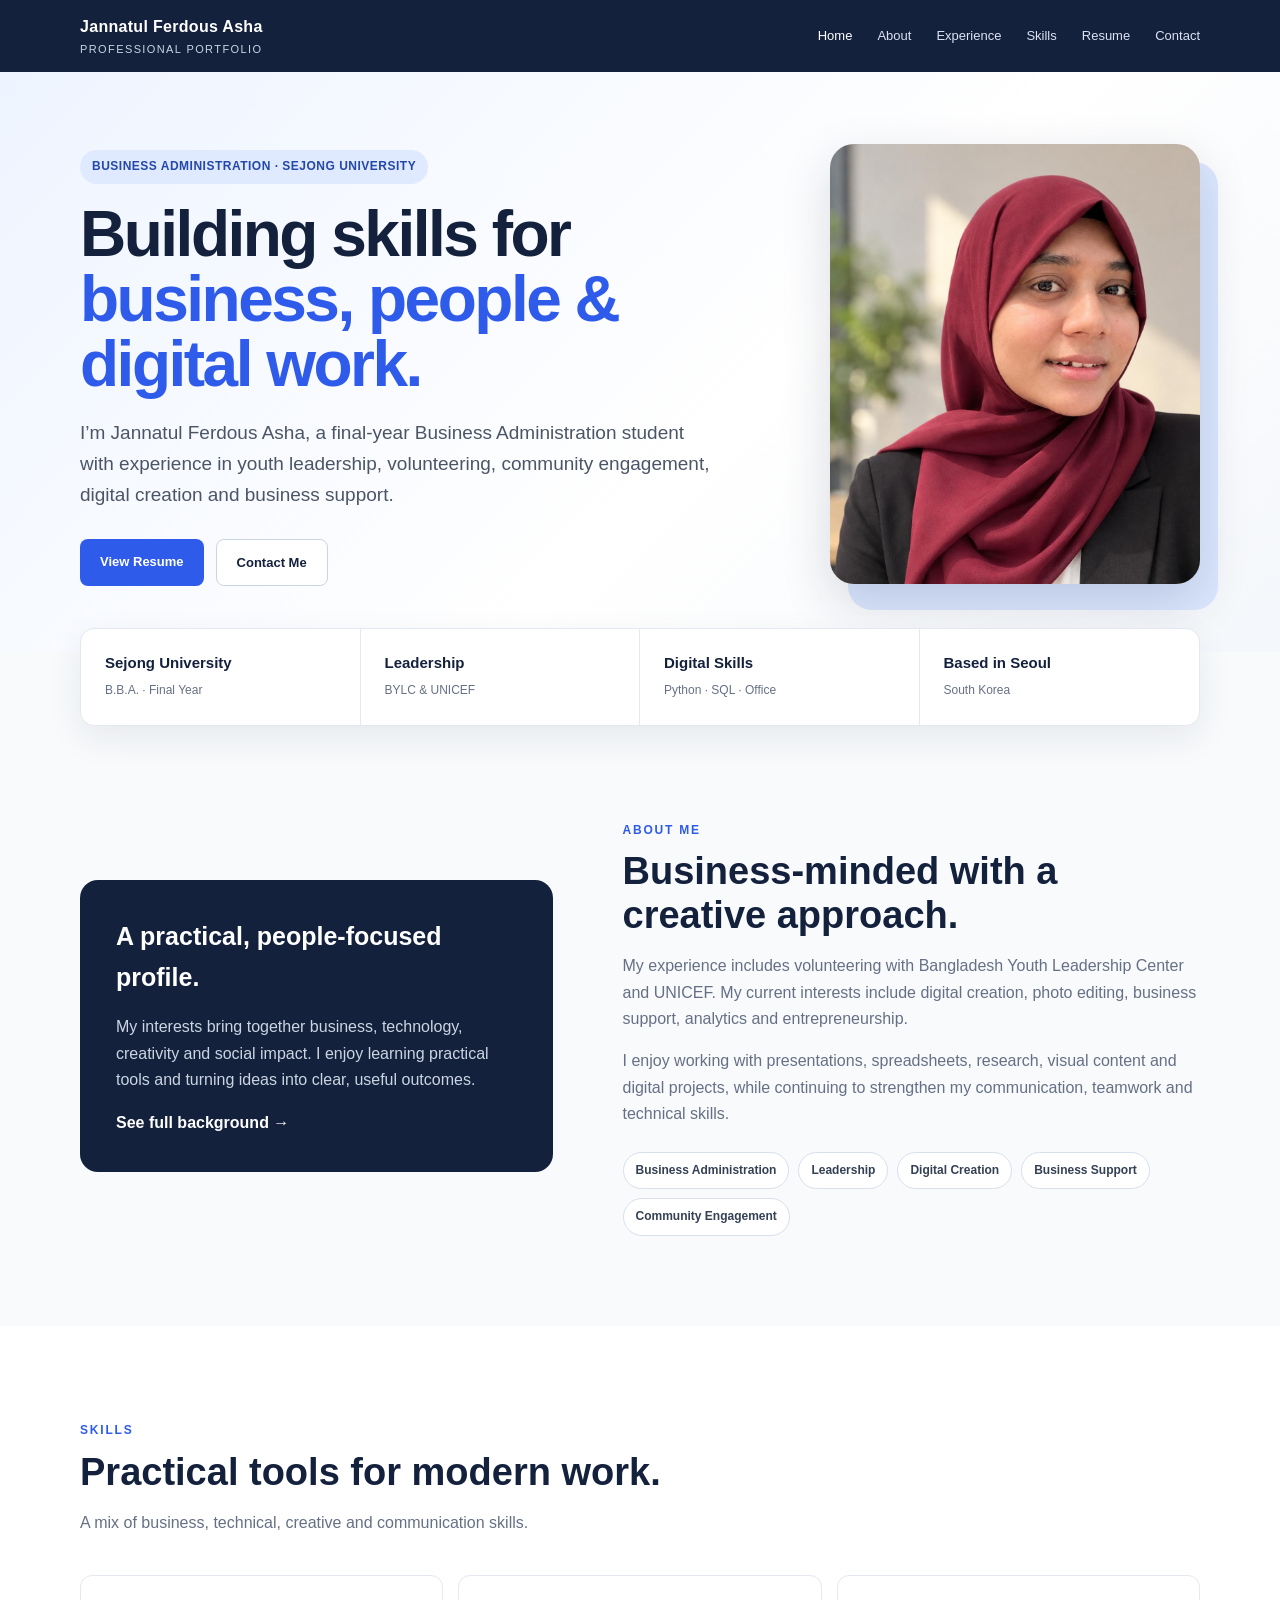
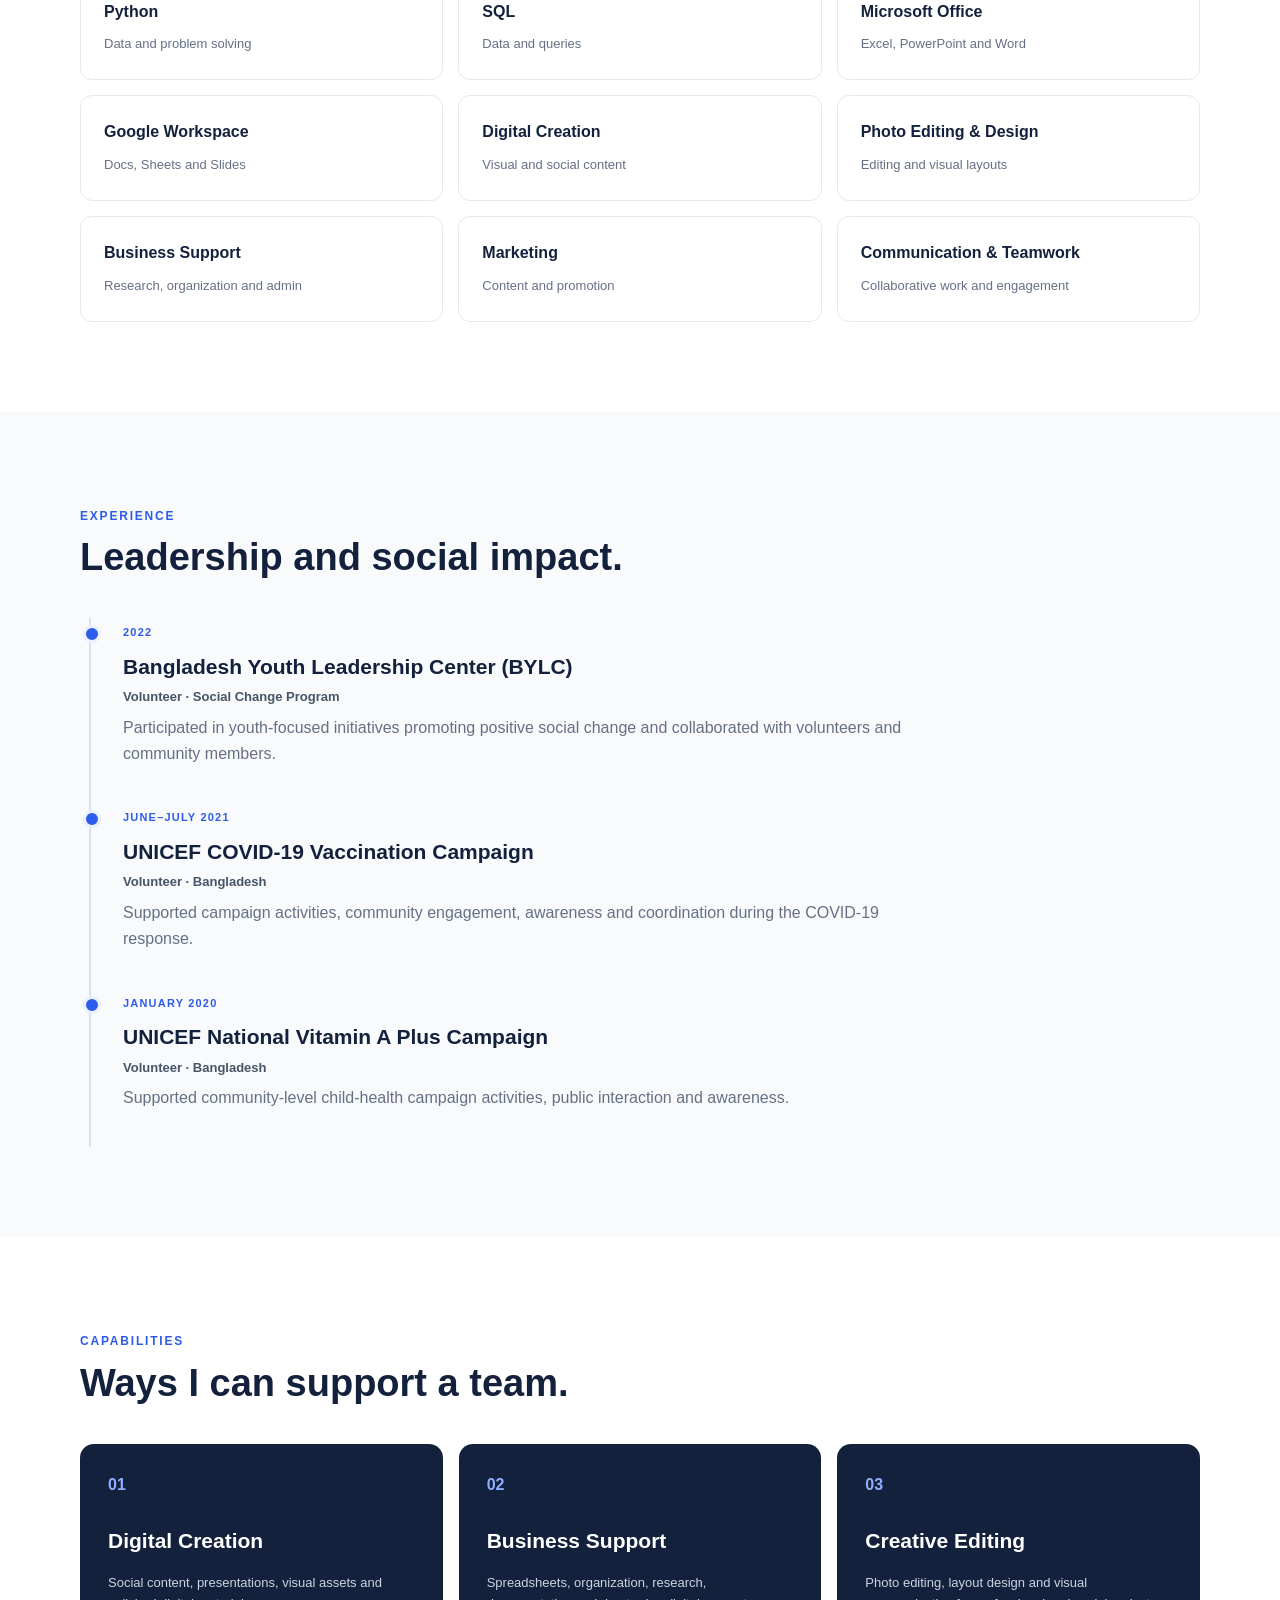
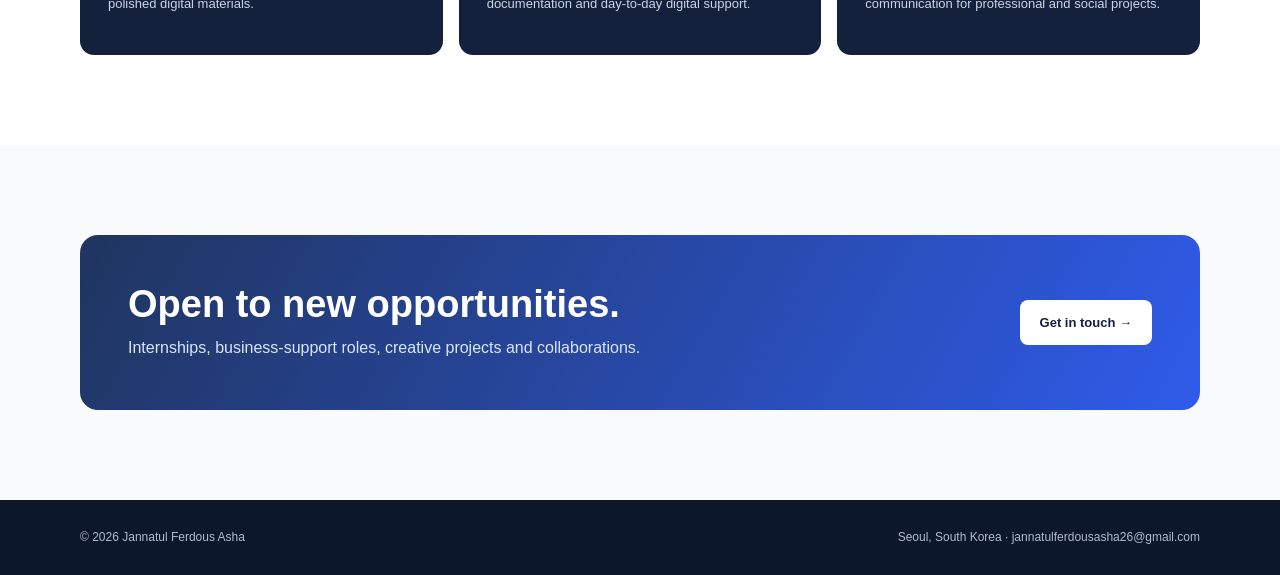
<file: index.html>
<!doctype html><html lang="en"><head><meta charset="utf-8"><meta name="viewport" content="width=device-width,initial-scale=1"><meta name="description" content="Jannatul Ferdous Asha — Business Administration student with experience in leadership, volunteering, digital creation and business support."><title>Jannatul Ferdous Asha | Portfolio</title><link rel="stylesheet" href="style.css"></head><body>
<header class="topbar"><nav class="nav container"><a class="brand" href="index.html">Jannatul Ferdous Asha<small>Professional Portfolio</small></a><div class="navlinks"><a class="active" href="index.html">Home</a><a href="#about">About</a><a href="#experience">Experience</a><a href="#skills">Skills</a><a href="resume.html">Resume</a><a href="contact.html">Contact</a></div></nav></header>
<main><section class="hero"><div class="container hero-grid"><div><span class="kicker">Business Administration · Sejong University</span><h1>Building skills for <span>business, people & digital work.</span></h1><p class="lead">I’m Jannatul Ferdous Asha, a final-year Business Administration student with experience in youth leadership, volunteering, community engagement, digital creation and business support.</p><div class="actions"><a class="btn btn-primary" href="resume.html">View Resume</a><a class="btn btn-secondary" href="contact.html">Contact Me</a></div></div><div class="profile-frame"><img src="pic.jpeg" alt="Jannatul Ferdous Asha"></div></div></section>
<div class="container stats"><div class="stat"><b>Sejong University</b><span>B.B.A. · Final Year</span></div><div class="stat"><b>Leadership</b><span>BYLC & UNICEF</span></div><div class="stat"><b>Digital Skills</b><span>Python · SQL · Office</span></div><div class="stat"><b>Based in Seoul</b><span>South Korea</span></div></div>
<section id="about" class="section"><div class="container about"><div class="about-card"><h3>A practical, people-focused profile.</h3><p>My interests bring together business, technology, creativity and social impact. I enjoy learning practical tools and turning ideas into clear, useful outcomes.</p><a href="resume.html">See full background →</a></div><div class="copy"><span class="eyebrow">About me</span><h2>Business-minded with a creative approach.</h2><p>My experience includes volunteering with Bangladesh Youth Leadership Center and UNICEF. My current interests include digital creation, photo editing, business support, analytics and entrepreneurship.</p><p>I enjoy working with presentations, spreadsheets, research, visual content and digital projects, while continuing to strengthen my communication, teamwork and technical skills.</p><div class="chips"><span class="chip">Business Administration</span><span class="chip">Leadership</span><span class="chip">Digital Creation</span><span class="chip">Business Support</span><span class="chip">Community Engagement</span></div></div></div></section>
<section id="skills" class="section alt"><div class="container"><div class="section-head"><span class="eyebrow">Skills</span><h2>Practical tools for modern work.</h2><p>A mix of business, technical, creative and communication skills.</p></div><div class="skill-grid"><div class="skill"><b>Python</b><span>Data and problem solving</span></div><div class="skill"><b>SQL</b><span>Data and queries</span></div><div class="skill"><b>Microsoft Office</b><span>Excel, PowerPoint and Word</span></div><div class="skill"><b>Google Workspace</b><span>Docs, Sheets and Slides</span></div><div class="skill"><b>Digital Creation</b><span>Visual and social content</span></div><div class="skill"><b>Photo Editing & Design</b><span>Editing and visual layouts</span></div><div class="skill"><b>Business Support</b><span>Research, organization and admin</span></div><div class="skill"><b>Marketing</b><span>Content and promotion</span></div><div class="skill"><b>Communication & Teamwork</b><span>Collaborative work and engagement</span></div></div></div></section>
<section id="experience" class="section"><div class="container"><div class="section-head"><span class="eyebrow">Experience</span><h2>Leadership and social impact.</h2></div><div class="timeline"><article class="item"><span class="date">2022</span><h3>Bangladesh Youth Leadership Center (BYLC)</h3><div class="role">Volunteer · Social Change Program</div><p>Participated in youth-focused initiatives promoting positive social change and collaborated with volunteers and community members.</p></article><article class="item"><span class="date">June–July 2021</span><h3>UNICEF COVID-19 Vaccination Campaign</h3><div class="role">Volunteer · Bangladesh</div><p>Supported campaign activities, community engagement, awareness and coordination during the COVID-19 response.</p></article><article class="item"><span class="date">January 2020</span><h3>UNICEF National Vitamin A Plus Campaign</h3><div class="role">Volunteer · Bangladesh</div><p>Supported community-level child-health campaign activities, public interaction and awareness.</p></article></div></div></section>
<section class="section alt"><div class="container"><div class="section-head"><span class="eyebrow">Capabilities</span><h2>Ways I can support a team.</h2></div><div class="cap-grid"><div class="cap"><span class="num">01</span><h3>Digital Creation</h3><p>Social content, presentations, visual assets and polished digital materials.</p></div><div class="cap"><span class="num">02</span><h3>Business Support</h3><p>Spreadsheets, organization, research, documentation and day-to-day digital support.</p></div><div class="cap"><span class="num">03</span><h3>Creative Editing</h3><p>Photo editing, layout design and visual communication for professional and social projects.</p></div></div></div></section>
<section class="section"><div class="container"><div class="cta"><div><h2>Open to new opportunities.</h2><p>Internships, business-support roles, creative projects and collaborations.</p></div><a class="btn" href="contact.html">Get in touch →</a></div></div></section></main>
<footer><div class="container footer"><span>© 2026 Jannatul Ferdous Asha</span><span>Seoul, South Korea · jannatulferdousasha26@gmail.com</span></div></footer></body></html>
</file>
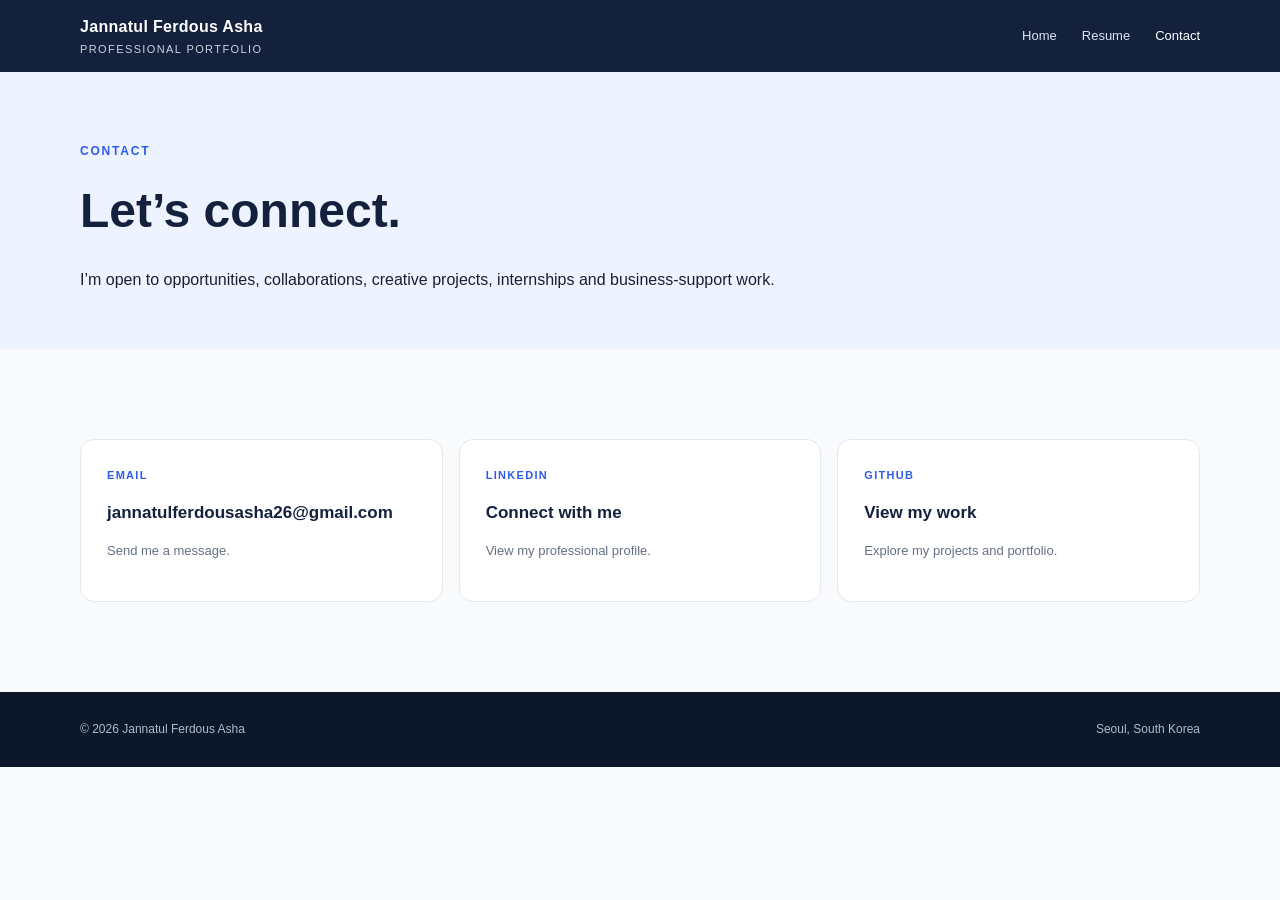
<file: contact.html>
<!doctype html><html lang="en"><head><meta charset="utf-8"><meta name="viewport" content="width=device-width,initial-scale=1"><title>Contact | Jannatul Ferdous Asha</title><link rel="stylesheet" href="style.css"></head><body><header class="topbar"><nav class="nav container"><a class="brand" href="index.html">Jannatul Ferdous Asha<small>Professional Portfolio</small></a><div class="navlinks"><a href="index.html">Home</a><a href="resume.html">Resume</a><a class="active" href="contact.html">Contact</a></div></nav></header><main><section class="page-hero"><div class="container"><span class="eyebrow">Contact</span><h1>Let’s connect.</h1><p>I’m open to opportunities, collaborations, creative projects, internships and business-support work.</p></div></section><section class="section"><div class="container contact-grid"><a class="contact-card" href="mailto:jannatulferdousasha26@gmail.com"><b>EMAIL</b><h3>jannatulferdousasha26@gmail.com</h3><p>Send me a message.</p></a><a class="contact-card" href="https://www.linkedin.com/in/jannatul-asha-7a309832b/" target="_blank" rel="noopener"><b>LINKEDIN</b><h3>Connect with me</h3><p>View my professional profile.</p></a><a class="contact-card" href="https://github.com/Ashajannatulferdous" target="_blank" rel="noopener"><b>GITHUB</b><h3>View my work</h3><p>Explore my projects and portfolio.</p></a></div></section></main><footer><div class="container footer"><span>© 2026 Jannatul Ferdous Asha</span><span>Seoul, South Korea</span></div></footer></body></html>
</file>
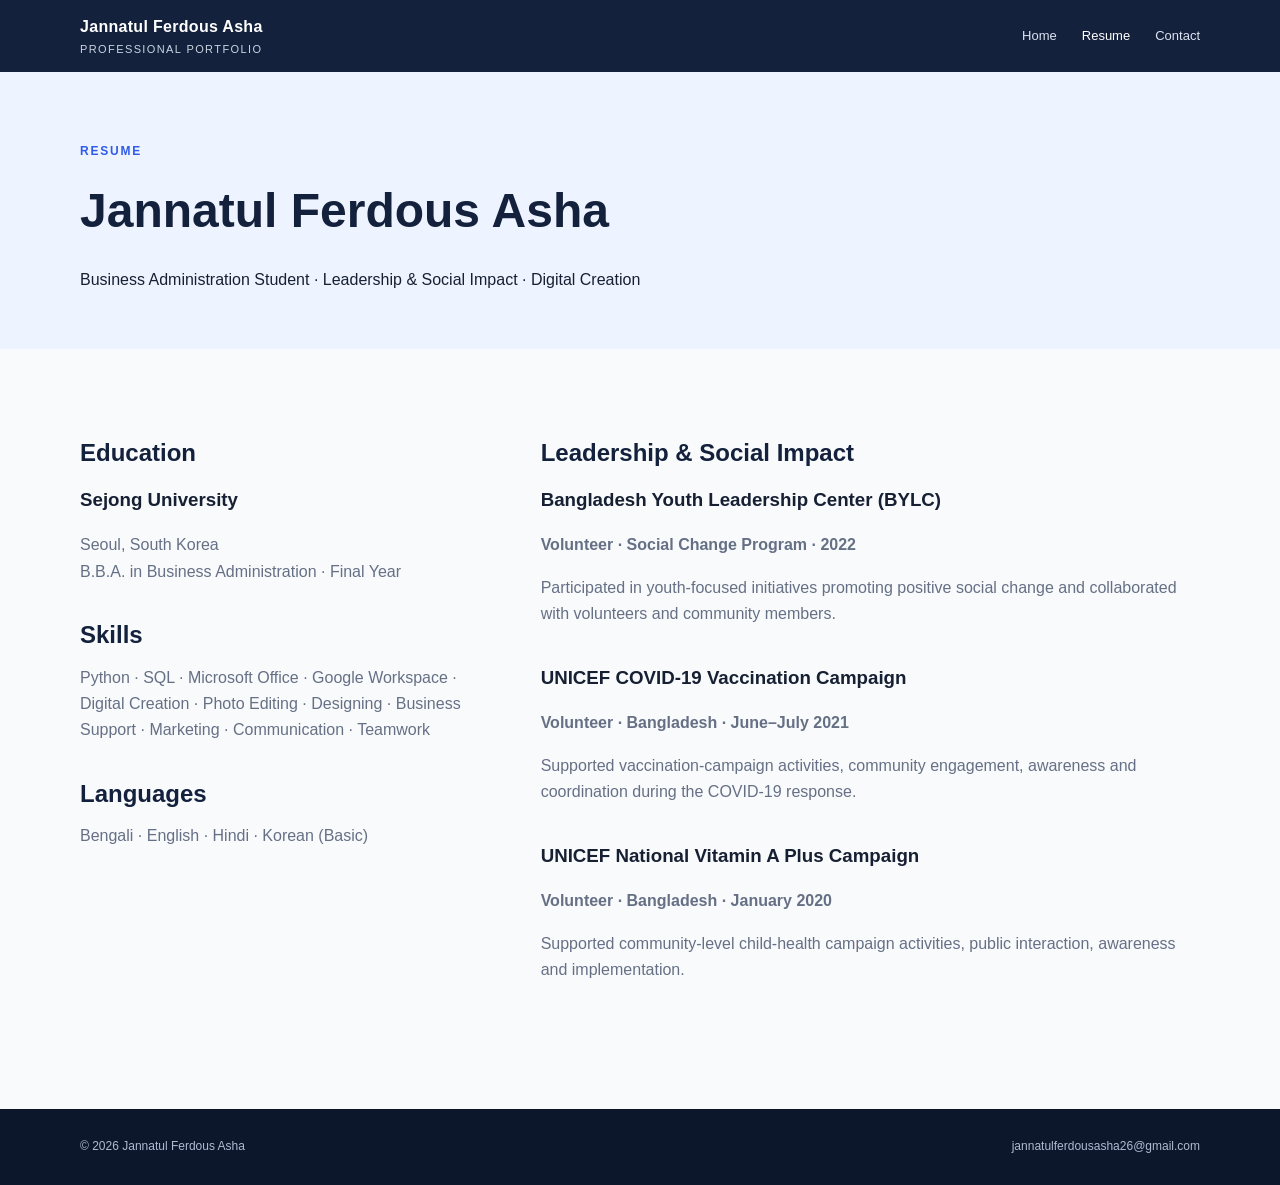
<file: resume.html>
<!doctype html><html lang="en"><head><meta charset="utf-8"><meta name="viewport" content="width=device-width,initial-scale=1"><title>Resume | Jannatul Ferdous Asha</title><link rel="stylesheet" href="style.css"></head><body><header class="topbar"><nav class="nav container"><a class="brand" href="index.html">Jannatul Ferdous Asha<small>Professional Portfolio</small></a><div class="navlinks"><a href="index.html">Home</a><a class="active" href="resume.html">Resume</a><a href="contact.html">Contact</a></div></nav></header><main><section class="page-hero"><div class="container"><span class="eyebrow">Resume</span><h1>Jannatul Ferdous Asha</h1><p>Business Administration Student · Leadership & Social Impact · Digital Creation</p></div></section><section class="section"><div class="container resume-grid"><aside><div class="resume-block"><h2>Education</h2><h3>Sejong University</h3><p>Seoul, South Korea<br>B.B.A. in Business Administration · Final Year</p></div><div class="resume-block"><h2>Skills</h2><p>Python · SQL · Microsoft Office · Google Workspace · Digital Creation · Photo Editing · Designing · Business Support · Marketing · Communication · Teamwork</p></div><div class="resume-block"><h2>Languages</h2><p>Bengali · English · Hindi · Korean (Basic)</p></div></aside><div><div class="resume-block"><h2>Leadership & Social Impact</h2><h3>Bangladesh Youth Leadership Center (BYLC)</h3><p><strong>Volunteer · Social Change Program · 2022</strong></p><p>Participated in youth-focused initiatives promoting positive social change and collaborated with volunteers and community members.</p></div><div class="resume-block"><h3>UNICEF COVID-19 Vaccination Campaign</h3><p><strong>Volunteer · Bangladesh · June–July 2021</strong></p><p>Supported vaccination-campaign activities, community engagement, awareness and coordination during the COVID-19 response.</p></div><div class="resume-block"><h3>UNICEF National Vitamin A Plus Campaign</h3><p><strong>Volunteer · Bangladesh · January 2020</strong></p><p>Supported community-level child-health campaign activities, public interaction, awareness and implementation.</p></div></div></div></section></main><footer><div class="container footer"><span>© 2026 Jannatul Ferdous Asha</span><span>jannatulferdousasha26@gmail.com</span></div></footer></body></html>
</file>
<file: style.css>
:root{--navy:#14213d;--blue:#2f5bea;--sky:#eef4ff;--ink:#172033;--muted:#667085;--line:#e4e8f0;--white:#fff;--bg:#f8fafc;--green:#0f8b6d}*{box-sizing:border-box}html{scroll-behavior:smooth}body{margin:0;background:var(--bg);color:var(--ink);font-family:Arial,Helvetica,sans-serif;line-height:1.65}a{text-decoration:none;color:inherit}.container{width:min(1120px,calc(100% - 40px));margin:auto}.topbar{background:var(--navy);color:#fff}.nav{min-height:72px;display:flex;align-items:center;justify-content:space-between;gap:24px}.brand{font-weight:800;letter-spacing:.3px}.brand small{display:block;font-weight:400;color:#cbd5e1;font-size:11px;letter-spacing:1.4px;text-transform:uppercase}.navlinks{display:flex;gap:25px;font-size:13px}.navlinks a{color:#dbe3f2}.navlinks a:hover,.navlinks .active{color:#fff}.hero{padding:72px 0 60px;background:linear-gradient(135deg,#eef4ff 0%,#fff 58%,#f4f7fb 100%)}.hero-grid{display:grid;grid-template-columns:1.2fr .8fr;align-items:center;gap:70px}.kicker{display:inline-block;background:#dfe9ff;color:#2447aa;border-radius:999px;padding:7px 12px;font-size:12px;font-weight:700;letter-spacing:.5px;text-transform:uppercase}.hero h1{font-size:64px;line-height:1.02;margin:18px 0 16px;letter-spacing:-2.5px;color:var(--navy)}.hero h1 span{color:var(--blue)}.lead{font-size:19px;color:#4b5565;max-width:700px}.actions{display:flex;gap:12px;margin-top:28px;flex-wrap:wrap}.btn{display:inline-block;padding:12px 20px;border-radius:8px;font-weight:700;font-size:13px}.btn-primary{background:var(--blue);color:#fff}.btn-secondary{background:#fff;border:1px solid #cbd5e1;color:var(--navy)}.profile-frame{position:relative;max-width:370px;margin-left:auto}.profile-frame:before{content:"";position:absolute;inset:18px -18px -18px 18px;border-radius:24px;background:#dce7ff}.profile-frame img{position:relative;width:100%;height:440px;object-fit:cover;object-position:center 30%;border-radius:24px;box-shadow:0 18px 50px rgba(20,33,61,.16)}.stats{display:grid;grid-template-columns:repeat(4,1fr);background:#fff;border:1px solid var(--line);border-radius:14px;margin-top:-24px;position:relative;box-shadow:0 12px 35px rgba(20,33,61,.08)}.stat{padding:22px 24px;border-right:1px solid var(--line)}.stat:last-child{border:0}.stat b{display:block;color:var(--navy);font-size:15px}.stat span{color:var(--muted);font-size:12px}.section{padding:90px 0}.section.alt{background:#fff}.section-head{max-width:720px;margin-bottom:38px}.eyebrow{font-size:12px;color:var(--blue);font-weight:800;text-transform:uppercase;letter-spacing:1.8px}.section h2{font-size:38px;line-height:1.15;color:var(--navy);margin:8px 0 12px}.section-head p,.copy p{color:var(--muted)}.about{display:grid;grid-template-columns:.9fr 1.1fr;gap:70px;align-items:center}.about-card{background:var(--navy);color:#fff;border-radius:18px;padding:36px}.about-card h3{font-size:25px;margin:0 0 14px}.about-card p{color:#cbd5e1}.about-card a{color:#fff;font-weight:700}.chips{display:flex;flex-wrap:wrap;gap:9px;margin-top:24px}.chip{border:1px solid #d8e0ec;background:#fff;border-radius:999px;padding:8px 12px;font-size:12px;font-weight:700;color:#344054}.skill-grid{display:grid;grid-template-columns:repeat(3,1fr);gap:15px}.skill{background:#fff;border:1px solid var(--line);border-radius:12px;padding:23px}.skill b{display:block;color:var(--navy);margin-bottom:5px}.skill span{color:var(--muted);font-size:13px}.timeline{border-left:2px solid #d9e2f2;margin-left:9px;padding-left:32px;max-width:850px}.item{position:relative;padding:0 0 36px}.item:before{content:"";position:absolute;left:-40px;top:7px;width:12px;height:12px;border-radius:50%;background:var(--blue);border:3px solid #eaf0ff}.item .date{font-size:11px;font-weight:800;color:var(--blue);text-transform:uppercase;letter-spacing:1.2px}.item h3{margin:5px 0 2px;color:var(--navy);font-size:21px}.item .role{font-weight:700;color:#475467;font-size:13px}.item p{color:var(--muted);margin:7px 0 0}.cap-grid{display:grid;grid-template-columns:repeat(3,1fr);gap:16px}.cap{background:var(--navy);color:#fff;border-radius:14px;padding:28px;min-height:190px}.cap .num{color:#91adff;font-weight:800}.cap h3{margin:26px 0 8px;font-size:21px}.cap p{color:#cbd5e1;font-size:13px}.cta{background:linear-gradient(120deg,#20355f,#2f5bea);color:#fff;border-radius:18px;padding:48px;display:flex;align-items:center;justify-content:space-between;gap:30px}.cta h2{color:#fff;margin:0 0 8px}.cta p{margin:0;color:#dbe6ff}.cta .btn{background:#fff;color:var(--navy)}footer{background:#0d172b;color:#aebbd0;padding:28px 0;font-size:12px}.footer{display:flex;justify-content:space-between;gap:20px}.page-hero{padding:65px 0 40px;background:#eef4ff}.page-hero h1{font-size:48px;margin:8px 0;color:var(--navy)}.resume-grid{display:grid;grid-template-columns:.75fr 1.25fr;gap:65px}.resume-grid h2{font-size:24px;margin-top:0}.resume-block{margin-bottom:36px}.resume-block h3{margin-bottom:3px}.resume-block p{color:var(--muted)}.contact-grid{display:grid;grid-template-columns:repeat(3,1fr);gap:16px}.contact-card{background:#fff;border:1px solid var(--line);border-radius:14px;padding:26px}.contact-card b{display:block;color:var(--blue);font-size:11px;letter-spacing:1.3px;margin-bottom:15px}.contact-card h3{margin:0 0 6px;color:var(--navy);font-size:17px}.contact-card p{color:var(--muted);font-size:13px}.contact-card:hover{border-color:#aabcf5;transform:translateY(-2px);transition:.2s}@media(max-width:850px){.navlinks{display:none}.hero-grid,.about,.resume-grid{grid-template-columns:1fr}.profile-frame{margin:10px auto 0}.stats{grid-template-columns:1fr 1fr}.stat:nth-child(2){border-right:0}.skill-grid,.cap-grid,.contact-grid{grid-template-columns:1fr 1fr}.hero h1{font-size:50px}}@media(max-width:560px){.container{width:min(100% - 28px,1120px)}.hero{padding-top:48px}.hero h1{font-size:42px}.profile-frame img{height:390px}.stats,.skill-grid,.cap-grid,.contact-grid{grid-template-columns:1fr}.stat{border-right:0;border-bottom:1px solid var(--line)}.section{padding:65px 0}.section h2{font-size:31px}.cta{padding:30px;display:block}.cta .btn{margin-top:20px}.footer{display:block}.footer span{display:block;margin-top:5px}}
</file>
